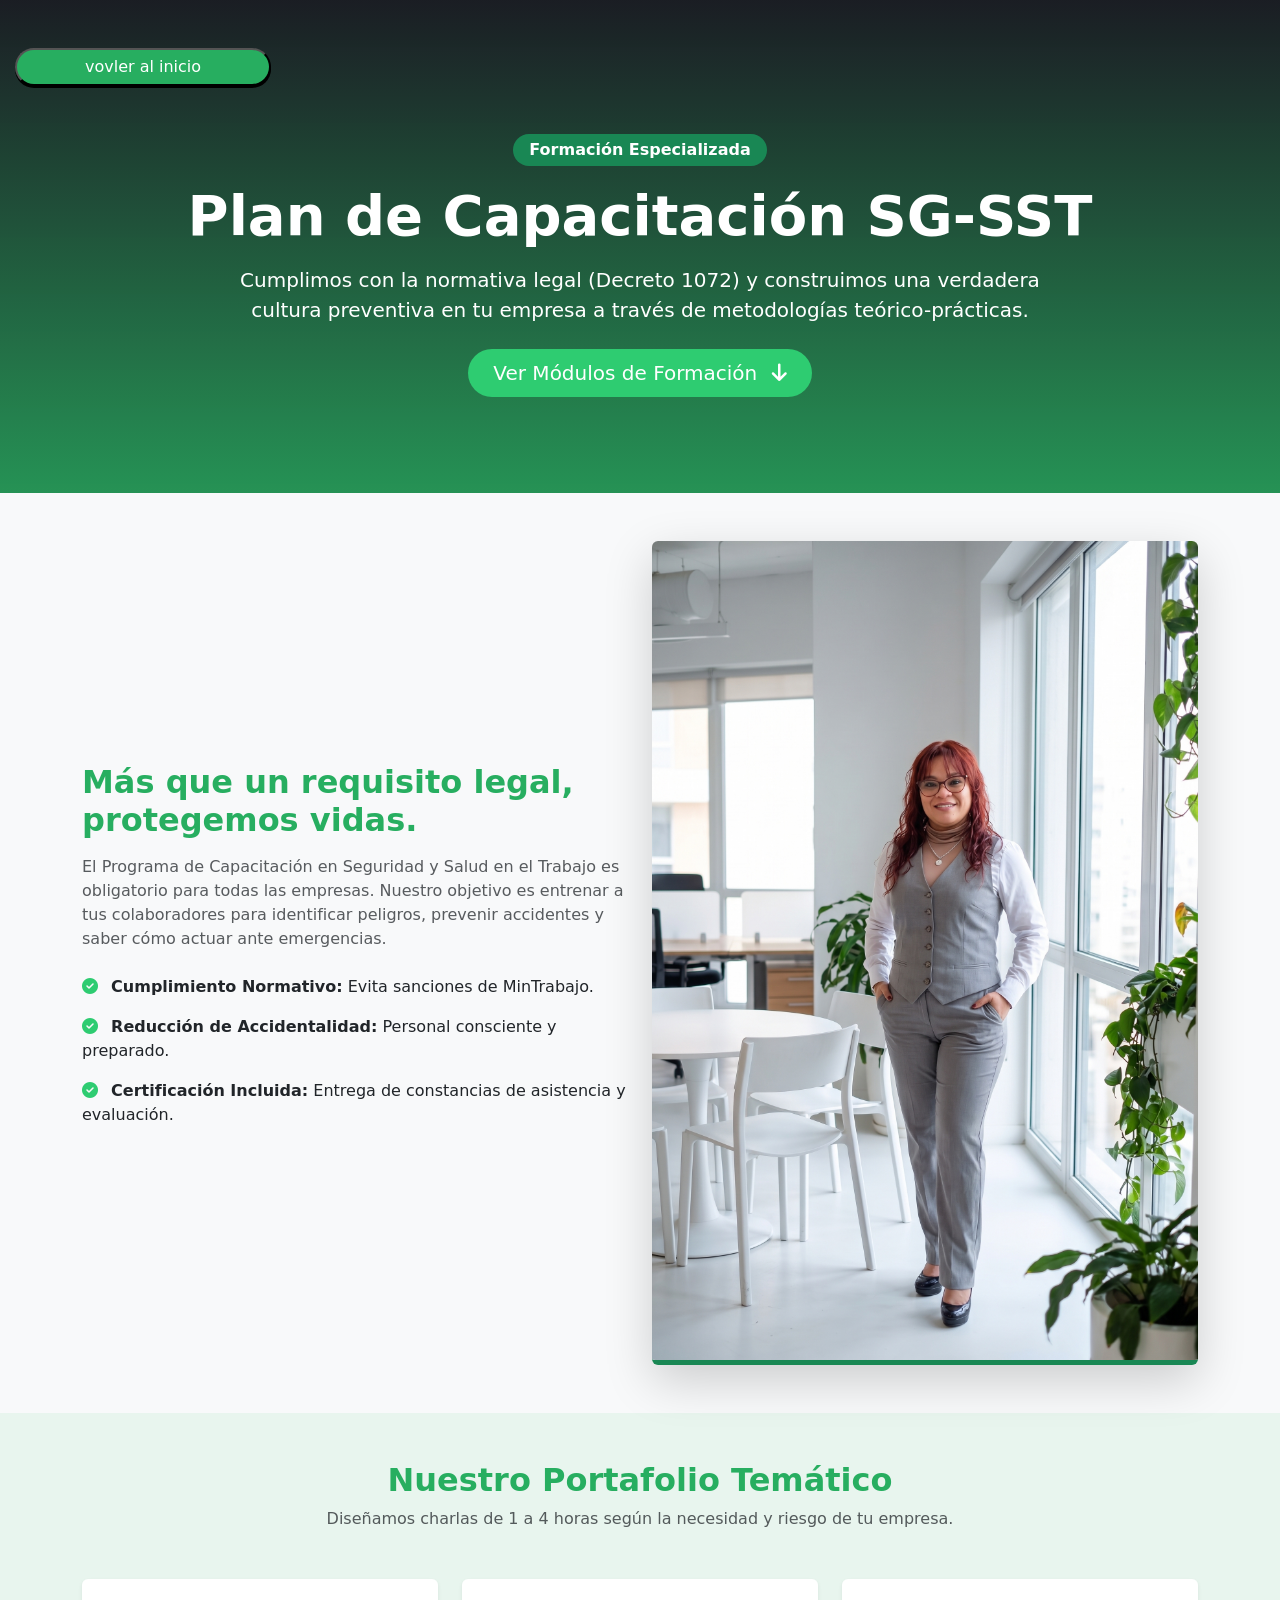
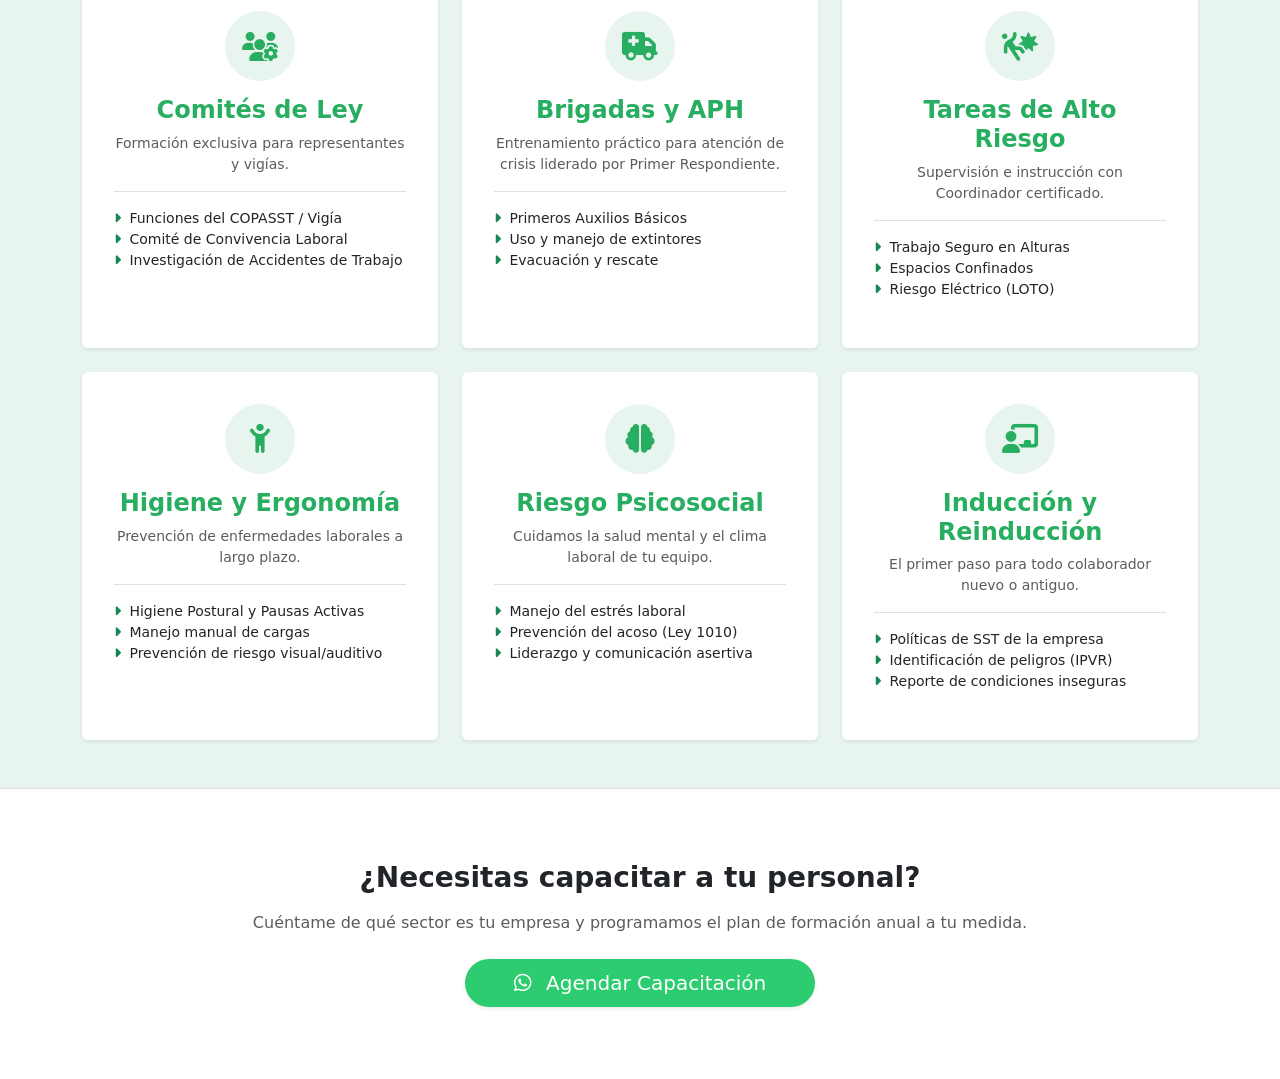
<file: capacitaciones.html>
<!DOCTYPE html>
<html lang="es">
<head>
  <meta charset="UTF-8">
  <meta name="viewport" content="width=device-width, initial-scale=1.0">
  <title>Capacitaciones SG-SST | GLORCAS</title>
  
  <link href="https://cdn.jsdelivr.net/npm/bootstrap@5.3.2/dist/css/bootstrap.min.css" rel="stylesheet">
  <link rel="stylesheet" href="https://cdnjs.cloudflare.com/ajax/libs/font-awesome/6.4.0/css/all.min.css">
  
  <style>
    :root {
      --primary-green: #2ecc71;
      --dark-green: #27ae60;
      --light-green-bg: #e8f5ee;
    }
    
    .bg-light-green { background-color: var(--light-green-bg); }
    .text-primary-green { color: var(--primary-green); }
    .text-dark-green { color: var(--dark-green); }
    .btn-green { background-color: var(--primary-green); color: white; transition: 0.3s; }
    .btn-green:hover { background-color: var(--dark-green); color: white; }
    
    .hover-card { transition: transform 0.3s ease, box-shadow 0.3s ease; border: none; }
    .hover-card:hover { transform: translateY(-5px); box-shadow: 0 10px 20px rgba(46, 204, 113, 0.2) !important; }
    
    .icon-box {
      width: 70px; height: 70px;
      background-color: var(--light-green-bg);
      color: var(--dark-green);
      border-radius: 50%;
      display: flex; align-items: center; justify-content: center;
      font-size: 1.8rem; margin: 0 auto 15px auto;
    }
    button { 
        background-color: var(--dark-green);
        border-radius: 20px;
         display: flex; 
         align-items: left;
         padding: 5px;
         margin-inline: 15px;
         width: 20%;
          justify-content: center;
        align-items: center;
         text-decoration: none;
         box-shadow:0 2px;


      }
      .boton-inicio{
        color:white;
        text-decoration: none;
        
        
      }
    
  </style>
</head>
<body class="bg-light">
  <header class="bg-dark text-white text-center py-5" style="background: linear-gradient(rgba(26, 28, 35, 0.9), rgba(39, 174, 96, 0.8)), url('https://images.unsplash.com/photo-1552664730-d307ca884978?auto=format&fit=crop&w=1200&q=80') center/cover;">
<button>
  <a href="index.html" class="boton-inicio">vovler al inicio</a>
</button>        
    <div class="container py-5">
      <span class="badge bg-success mb-3 px-3 py-2 fs-6 rounded-pill">Formación Especializada</span>
      <h1 class="display-4 fw-bold mb-3">Plan de Capacitación SG-SST</h1>
      <p class="lead w-75 mx-auto mb-4">Cumplimos con la normativa legal (Decreto 1072) y construimos una verdadera cultura preventiva en tu empresa a través de metodologías teórico-prácticas.</p>
      <a href="#modulos" class="btn btn-green btn-lg px-4 rounded-pill">Ver Módulos de Formación <i class="fa-solid fa-arrow-down ms-2"></i></a>
    </div>
  </header>

  <section class="container py-5">
    <div class="row align-items-center">
      <div class="col-lg-6 mb-4 mb-lg-0">
        <h2 class="text-dark-green fw-bold mb-3">Más que un requisito legal, protegemos vidas.</h2>
        <p class="text-muted">El Programa de Capacitación en Seguridad y Salud en el Trabajo es obligatorio para todas las empresas. Nuestro objetivo es entrenar a tus colaboradores para identificar peligros, prevenir accidentes y saber cómo actuar ante emergencias.</p>
        <ul class="list-unstyled mt-4">
          <li class="mb-3"><i class="fa-solid fa-check-circle text-primary-green me-2"></i> <strong>Cumplimiento Normativo:</strong> Evita sanciones de MinTrabajo.</li>
          <li class="mb-3"><i class="fa-solid fa-check-circle text-primary-green me-2"></i> <strong>Reducción de Accidentalidad:</strong> Personal consciente y preparado.</li>
          <li class="mb-3"><i class="fa-solid fa-check-circle text-primary-green me-2"></i> <strong>Certificación Incluida:</strong> Entrega de constancias de asistencia y evaluación.</li>
        </ul>
      </div>
      <div class="col-lg-6 text-center">
        <img src="imagenes/presentacion.jpg" alt="Capacitación SG-SST" class="img-fluid rounded shadow-lg border-bottom border-5 border-success">
      </div>
    </div>
  </section>

  <section id="modulos" class="bg-light-green py-5">
    <div class="container">
      <div class="text-center mb-5">
        <h2 class="fw-bold text-dark-green">Nuestro Portafolio Temático</h2>
        <p class="text-muted">Diseñamos charlas de 1 a 4 horas según la necesidad y riesgo de tu empresa.</p>
      </div>

      <div class="row g-4">
        
        <div class="col-md-6 col-lg-4">
          <div class="card h-100 shadow-sm hover-card text-center p-3">
            <div class="card-body">
              <div class="icon-box"><i class="fa-solid fa-users-gear"></i></div>
              <h4 class="card-title text-dark-green fw-bold">Comités de Ley</h4>
              <p class="card-text text-muted small">Formación exclusiva para representantes y vigías.</p>
              <ul class="list-unstyled text-start small mt-3 border-top pt-3">
                <li><i class="fa-solid fa-caret-right text-success me-1"></i> Funciones del COPASST / Vigía</li>
                <li><i class="fa-solid fa-caret-right text-success me-1"></i> Comité de Convivencia Laboral</li>
                <li><i class="fa-solid fa-caret-right text-success me-1"></i> Investigación de Accidentes de Trabajo</li>
              </ul>
            </div>
          </div>
        </div>

        <div class="col-md-6 col-lg-4">
          <div class="card h-100 shadow-sm hover-card text-center p-3">
            <div class="card-body">
              <div class="icon-box"><i class="fa-solid fa-truck-medical"></i></div>
              <h4 class="card-title text-dark-green fw-bold">Brigadas y APH</h4>
              <p class="card-text text-muted small">Entrenamiento práctico para atención de crisis liderado por Primer Respondiente.</p>
              <ul class="list-unstyled text-start small mt-3 border-top pt-3">
                <li><i class="fa-solid fa-caret-right text-success me-1"></i> Primeros Auxilios Básicos</li>
                <li><i class="fa-solid fa-caret-right text-success me-1"></i> Uso y manejo de extintores</li>
                <li><i class="fa-solid fa-caret-right text-success me-1"></i> Evacuación y rescate</li>
              </ul>
            </div>
          </div>
        </div>

        <div class="col-md-6 col-lg-4">
          <div class="card h-100 shadow-sm hover-card text-center p-3">
            <div class="card-body">
              <div class="icon-box"><i class="fa-solid fa-person-falling-burst"></i></div>
              <h4 class="card-title text-dark-green fw-bold">Tareas de Alto Riesgo</h4>
              <p class="card-text text-muted small">Supervisión e instrucción con Coordinador certificado.</p>
              <ul class="list-unstyled text-start small mt-3 border-top pt-3">
                <li><i class="fa-solid fa-caret-right text-success me-1"></i> Trabajo Seguro en Alturas</li>
                <li><i class="fa-solid fa-caret-right text-success me-1"></i> Espacios Confinados</li>
                <li><i class="fa-solid fa-caret-right text-success me-1"></i> Riesgo Eléctrico (LOTO)</li>
              </ul>
            </div>
          </div>
        </div>

        <div class="col-md-6 col-lg-4">
          <div class="card h-100 shadow-sm hover-card text-center p-3">
            <div class="card-body">
              <div class="icon-box"><i class="fa-solid fa-child-reaching"></i></div>
              <h4 class="card-title text-dark-green fw-bold">Higiene y Ergonomía</h4>
              <p class="card-text text-muted small">Prevención de enfermedades laborales a largo plazo.</p>
              <ul class="list-unstyled text-start small mt-3 border-top pt-3">
                <li><i class="fa-solid fa-caret-right text-success me-1"></i> Higiene Postural y Pausas Activas</li>
                <li><i class="fa-solid fa-caret-right text-success me-1"></i> Manejo manual de cargas</li>
                <li><i class="fa-solid fa-caret-right text-success me-1"></i> Prevención de riesgo visual/auditivo</li>
              </ul>
            </div>
          </div>
        </div>

        <div class="col-md-6 col-lg-4">
          <div class="card h-100 shadow-sm hover-card text-center p-3">
            <div class="card-body">
              <div class="icon-box"><i class="fa-solid fa-brain"></i></div>
              <h4 class="card-title text-dark-green fw-bold">Riesgo Psicosocial</h4>
              <p class="card-text text-muted small">Cuidamos la salud mental y el clima laboral de tu equipo.</p>
              <ul class="list-unstyled text-start small mt-3 border-top pt-3">
                <li><i class="fa-solid fa-caret-right text-success me-1"></i> Manejo del estrés laboral</li>
                <li><i class="fa-solid fa-caret-right text-success me-1"></i> Prevención del acoso (Ley 1010)</li>
                <li><i class="fa-solid fa-caret-right text-success me-1"></i> Liderazgo y comunicación asertiva</li>
              </ul>
            </div>
          </div>
        </div>

        <div class="col-md-6 col-lg-4">
          <div class="card h-100 shadow-sm hover-card text-center p-3">
            <div class="card-body">
              <div class="icon-box"><i class="fa-solid fa-chalkboard-user"></i></div>
              <h4 class="card-title text-dark-green fw-bold">Inducción y Reinducción</h4>
              <p class="card-text text-muted small">El primer paso para todo colaborador nuevo o antiguo.</p>
              <ul class="list-unstyled text-start small mt-3 border-top pt-3">
                <li><i class="fa-solid fa-caret-right text-success me-1"></i> Políticas de SST de la empresa</li>
                <li><i class="fa-solid fa-caret-right text-success me-1"></i> Identificación de peligros (IPVR)</li>
                <li><i class="fa-solid fa-caret-right text-success me-1"></i> Reporte de condiciones inseguras</li>
              </ul>
            </div>
          </div>
        </div>

      </div>
    </div>
  </section>

  <section class="py-5 text-center bg-white border-top">
    <div class="container py-4">
      <h3 class="fw-bold mb-3">¿Necesitas capacitar a tu personal?</h3>
      <p class="text-muted mb-4">Cuéntame de qué sector es tu empresa y programamos el plan de formación anual a tu medida.</p>
      <a href="https://api.whatsapp.com/send?phone=573226167819&text=Hola%20Gloria,%20deseo%20cotizar%20unas%20capacitaciones%20de%20SG-SST%20para%20mi%20empresa." target="_blank" class="btn btn-green btn-lg px-5 rounded-pill shadow-sm">
        <i class="fa-brands fa-whatsapp me-2"></i> Agendar Capacitación
      </a>
    </div>
  </section>

  <script src="https://cdn.jsdelivr.net/npm/bootstrap@5.3.2/dist/js/bootstrap.bundle.min.js"></script>
</body>
</html>
</file>
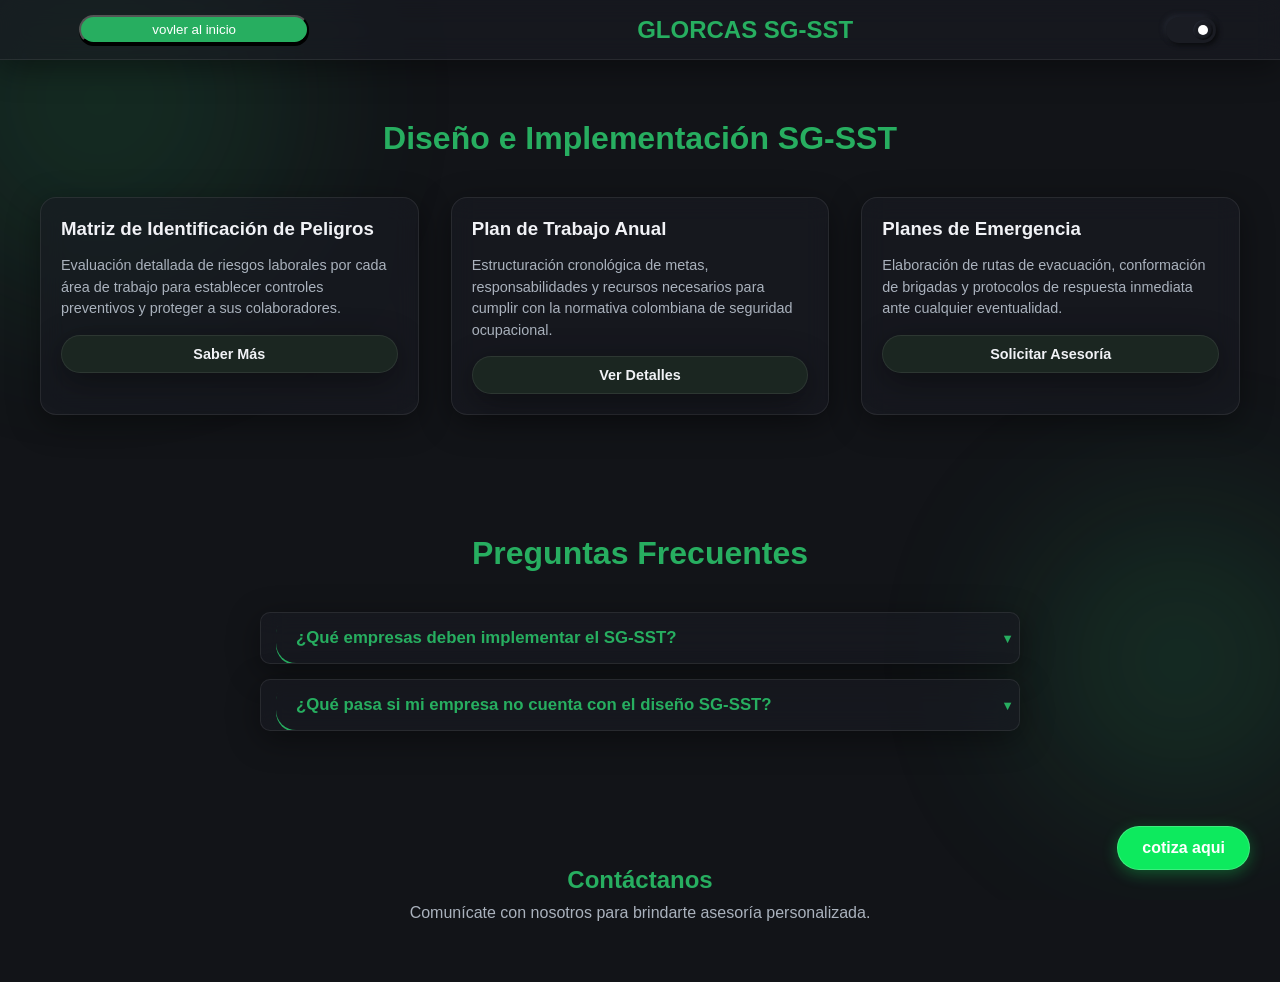
<file: diseñoSGSST.html>
<!DOCTYPE html>
<html lang="es">
<head>
    <meta charset="UTF-8">
    <meta name="viewport" content="width=device-width, initial-scale=1.0">
    <title>GLORCAS SG-SST | Gestión en Seguridad y Salud</title>
    <link rel="stylesheet" href="css/diseñoSGSST.css">
</head>
<body>

    <input type="checkbox" id="interruptor-tema" class="control-modo-oscuro" checked>

    <div class="fondo-decorativo"></div>

    <header class="cabecera-principal">
      <button>
  <a href="index.html" class="boton-inicio">vovler al inicio</a>
</button>    
        <div class="contenedor-logo">
            <span class="texto-logo">GLORCAS SG-SST</span>
        </div>
        
        <label for="interruptor-tema" class="boton-modo-oscuro">
            <div class="cara-boton">
                <div class="luna-icono"></div>
            </div>
        </label>
    </header>

    <main>
        <section class="seccion-servicios" id="servicios">
            <div class="encabezado-seccion">
                <h2>Diseño e Implementación SG-SST</h2>
            </div>
            
            <div class="cuadricula-servicios">
                <article class="tarjeta-cristal">
                    <div class="contenido-tarjeta">
                        <h3>Matriz de Identificación de Peligros</h3>
                        <p>Evaluación detallada de riesgos laborales por cada área de trabajo para establecer controles preventivos y proteger a sus colaboradores.</p>
                        <a href="#contacto" class="boton-cristal-liquido">Saber Más</a>
                    </div>
                </article>

                <article class="tarjeta-cristal">
                    <div class="contenido-tarjeta">
                        <h3>Plan de Trabajo Anual</h3>
                        <p>Estructuración cronológica de metas, responsabilidades y recursos necesarios para cumplir con la normativa colombiana de seguridad ocupacional.</p>
                        <a href="#contacto" class="boton-cristal-liquido">Ver Detalles</a>
                    </div>
                </article>

                <article class="tarjeta-cristal">
                    <div class="contenido-tarjeta">
                        <h3>Planes de Emergencia</h3>
                        <p>Elaboración de rutas de evacuación, conformación de brigadas y protocolos de respuesta inmediata ante cualquier eventualidad.</p>
                        <a href="#contacto" class="boton-cristal-liquido">Solicitar Asesoría</a>
                    </div>
                </article>
            </div>
        </section>

        <section class="seccion-preguntas-frecuentes">
            <div class="encabezado-seccion">
                <h2>Preguntas Frecuentes</h2>
            </div>
            
            <div class="tarjeta-cristal elemento-acordeon">
                <button class="titulo-acordeon">¿Qué empresas deben implementar el SG-SST?</button>
                <div class="respuesta-acordeon">
                    <p>Toda empresa pública o privada, sin importar su tamaño o nivel de riesgo, está obligada por ley a diseñar e implementar el Sistema de Gestión de Seguridad y Salud en el Trabajo.</p>
                </div>
            </div>

            <div class="tarjeta-cristal elemento-acordeon">
                <button class="titulo-acordeon">¿Qué pasa si mi empresa no cuenta con el diseño SG-SST?</button>
                <div class="respuesta-acordeon">
                    <p>El incumplimiento de los estándares mínimos puede acarrear multas significativas, cierre temporal de la empresa e implicaciones legales en caso de accidentes laborales.</p>
                </div>
            </div>
        </section>
        
        <section id="contacto" style="padding: 60px 20px; text-align: center;">
            <h2 style="color: var(--verde-oscuro);">Contáctanos</h2>
            <p style="color: var(--texto-secundario); margin-top: 10px;">Comunícate con nosotros para brindarte asesoría personalizada.</p>
        </section>
    </main>

    <a href="https://wa.me/+573226167819?text=Hola,%20me%20gustaría%20recibir%20asesoría%20sobre%20el%20SG-SST%20para%20mi%20empresa." target="_blank" class="whatsapp-flotante">cotiza aqui</a>

    <script>
        const botonesAcordeon = document.querySelectorAll('.titulo-acordeon');

        botonesAcordeon.forEach(boton => {
            boton.addEventListener('click', () => {
                // Alternamos una clase 'activa' para animar si es necesario
                boton.classList.toggle('activa');
                
                // Seleccionamos la respuesta que está justo debajo del botón
                const respuesta = boton.nextElementSibling;
                
                // Si está abierta, la cerramos; si está cerrada, la abrimos
                if (respuesta.style.maxHeight) {
                    respuesta.style.maxHeight = null;
                    respuesta.style.opacity = 0;
                    respuesta.style.paddingBottom = "0";
                } else {
                    // Le damos altura para que se muestre (animación fluida)
                    respuesta.style.maxHeight = respuesta.scrollHeight + "px";
                    respuesta.style.opacity = 1;
                    respuesta.style.paddingBottom = "15px";
                }
            });
        });
    </script>
</body>
</html>
</file>
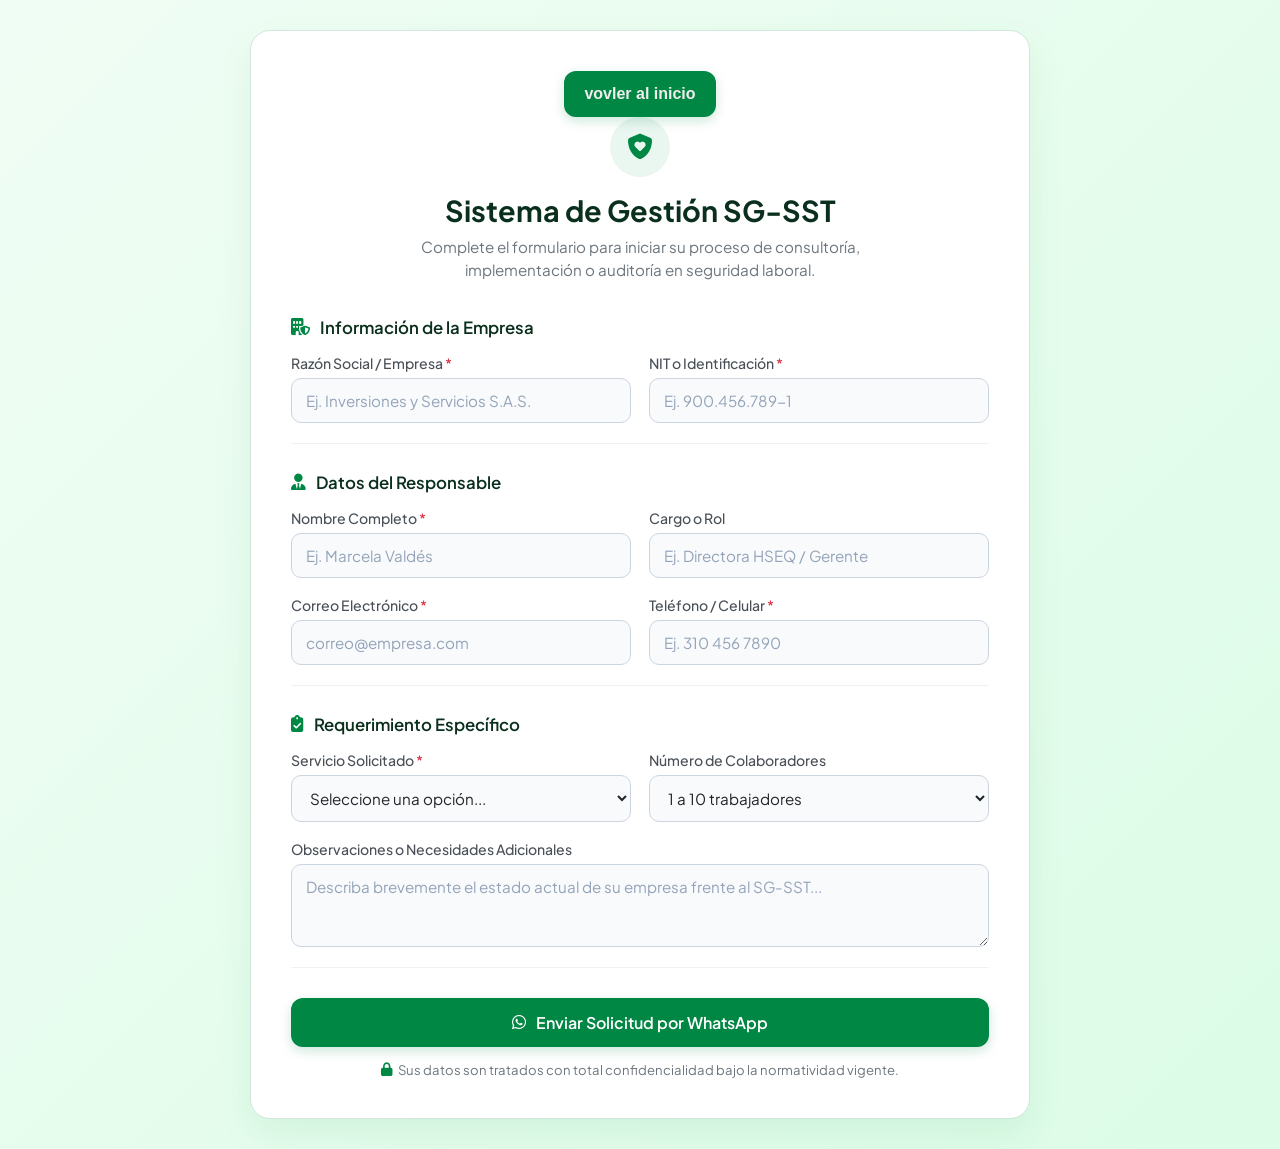
<file: formulario.html>
<!DOCTYPE html>
<html lang="es">
<head>
    <meta charset="UTF-8">
    <meta name="viewport" content="width=device-width, initial-scale=1.0">
    <title>Gestión SG-SST | Solicitud de Servicios y Consultoría</title>
    <link href="https://fonts.googleapis.com/css2?family=Plus+Jakarta+Sans:wght@400;500;600;700&display=swap" rel="stylesheet">
    <link rel="stylesheet" href="https://cdnjs.cloudflare.com/ajax/libs/font-awesome/6.5.1/css/all.min.css">
    <link rel="stylesheet" href="css/formulario.css">
</head>
<body>

    <main class="main-wrapper">
        <div class="form-card">
            
            <header class="form-header">
                 <button>
                    <a href="index.html" class="boton-inicio">vovler al inicio</a>
                    </button>   
                <div class="logo-badge">
                    <i class="fa-solid fa-shield-heart"></i>
                </div>
                <h1>Sistema de Gestión SG-SST</h1>
                <p>Complete el formulario para iniciar su proceso de consultoría, implementación o auditoría en seguridad laboral.</p>
            </header>

            <form id="sgsstForm">
                
                <div class="form-section">
                    <h2 class="section-title">
                        <i class="fa-solid fa-building-shield"></i> Información de la Empresa
                    </h2>
                    
                    <div class="input-grid">
                        <div class="input-group">
                            <label for="empresa">Razón Social / Empresa <span class="required">*</span></label>
                            <input type="text" id="empresa" placeholder="Ej. Inversiones y Servicios S.A.S." required>
                        </div>
                        
                        <div class="input-group">
                            <label for="nit">NIT o Identificación <span class="required">*</span></label>
                            <input type="text" id="nit" placeholder="Ej. 900.456.789-1" required>
                        </div>
                    </div>
                </div>

                <div class="form-section">
                    <h2 class="section-title">
                        <i class="fa-solid fa-user-tie"></i> Datos del Responsable
                    </h2>
                    
                    <div class="input-grid">
                        <div class="input-group">
                            <label for="nombre">Nombre Completo <span class="required">*</span></label>
                            <input type="text" id="nombre" placeholder="Ej. Marcela Valdés" required>
                        </div>
                        
                        <div class="input-group">
                            <label for="cargo">Cargo o Rol</label>
                            <input type="text" id="cargo" placeholder="Ej. Directora HSEQ / Gerente">
                        </div>

                        <div class="input-group">
                            <label for="email">Correo Electrónico <span class="required">*</span></label>
                            <input type="email" id="email" placeholder="correo@empresa.com" required>
                        </div>
                        
                        <div class="input-group">
                            <label for="telefono">Teléfono / Celular <span class="required">*</span></label>
                            <input type="tel" id="telefono" placeholder="Ej. 310 456 7890" required>
                        </div>
                    </div>
                </div>

                <div class="form-section">
                    <h2 class="section-title">
                        <i class="fa-solid fa-clipboard-check"></i> Requerimiento Específico
                    </h2>
                    
                    <div class="input-grid">
                        <div class="input-group">
                            <label for="servicio">Servicio Solicitado <span class="required">*</span></label>
                            <select id="servicio" required>
                                <option value="" disabled selected>Seleccione una opción...</option>
                                <option value="Implementación SG-SST">Implementación del Sistema de Gestión</option>
                                <option value="Auditoría de Estándares Mínimos">Auditoría de Estándares Mínimos (Resolución 0312)</option>
                                <option value="Capacitación COPASST">Capacitaciones y conformación COPASST / CCL</option>
                                <option value="Matriz de Peligros (IPEVR)">Matriz de Peligros y Riesgos (IPEVR)</option>
                                <option value="Asesoría General">Asesoría Integral u Otro Servicio</option>
                            </select>
                        </div>
                        
                        <div class="input-group">
                            <label for="trabajadores">Número de Colaboradores</label>
                            <select id="trabajadores">
                                <option value="1 a 10 trabajadores">1 a 10 trabajadores</option>
                                <option value="11 a 50 trabajadores">11 a 50 trabajadores</option>
                                <option value="51 a 200 trabajadores">51 a 200 trabajadores</option>
                                <option value="Más de 200 trabajadores">Más de 200 trabajadores</option>
                            </select>
                        </div>

                        <div class="input-group full-width">
                            <label for="detalles">Observaciones o Necesidades Adicionales</label>
                            <textarea id="detalles" rows="3" placeholder="Describa brevemente el estado actual de su empresa frente al SG-SST..."></textarea>
                        </div>
                    </div>
                </div>

                <div class="form-actions">
                    <button type="submit" class="submit-btn">
                        <i class="fa-brands fa-whatsapp"></i> Enviar Solicitud por WhatsApp
                    </button>
                    <p class="privacy-note">
                        <i class="fa-solid fa-lock"></i> Sus datos son tratados con total confidencialidad bajo la normatividad vigente.
                    </p>
                </div>

            </form>
        </div>
    </main>

    <script>
        document.getElementById('sgsstForm').addEventListener('submit', function(e) {
            e.preventDefault();
            
            const empresa = document.getElementById('empresa').value;
            const nit = document.getElementById('nit').value;
            const nombre = document.getElementById('nombre').value;
            const cargo = document.getElementById('cargo').value || 'No especificado';
            const email = document.getElementById('email').value;
            const telefono = document.getElementById('telefono').value;
            const servicio = document.getElementById('servicio').value;
            const trabajadores = document.getElementById('trabajadores').value;
            const detalles = document.getElementById('detalles').value || 'Ninguno';

            let mensaje = `*Nueva Solicitud SG-SST* 🛡️%0A%0A` +
                          `🏢 *Empresa:* ${empresa} (NIT: ${nit})%0A` +
                          `👤 *Contacto:* ${nombre} (${cargo})%0A` +
                          `📧 *Correo:* ${email}%0A` +
                          `📱 *Teléfono:* ${telefono}%0A` +
                          `⚙️ *Servicio:* ${servicio}%0A` +
                          `👥 *Colaboradores:* ${trabajadores}%0A` +
                          `📝 *Detalles:* ${detalles}`;

            let numeroWhatsApp = "57 322 6167819"; 
            let urlWp = `https://wa.me/${numeroWhatsApp}?text=${mensaje}`;

            window.open(urlWp, '_blank');
        });
    </script>
</body>
</html>
</file>
<file: css/diseñoSGSST.css>
:root {
    --verde-primario: #2ecc71;
    --verde-oscuro: #27ae60;
    --fondo-verde-claro: #c9d6d0;
    --color-whatsapp: #0dea5e;
    --color-fondo: #f8f9fa; 
    --texto-principal: #333333;
    --texto-secundario: #666666;
    --fondo-cristal: rgba(255, 255, 255, 0.65);
    --borde-cristal: rgba(255, 255, 255, 0.4);
    --sombra-cristal: 0 4px 16px 0 rgba(0, 0, 0, 0.05);
    --fondo-interruptor: #e0e5ec;
    --sombra-clara-interruptor: #ffffff;
    --sombra-oscura-interruptor: #a3b1c6;
    --icono-interruptor: #030303;
}

body:has(#interruptor-tema:checked) {
    --color-fondo: #121418;
    --texto-principal: #f1f2f6;
    --texto-secundario: #aab2bd;
    --fondo-verde-claro: #1b2621;
    --fondo-cristal: rgba(26, 28, 35, 0.6);
    --borde-cristal: rgba(255, 255, 255, 0.08);
    --sombra-cristal: 0 8px 32px 0 rgba(0, 0, 0, 0.4);
    --fondo-interruptor: #1a1c23;
    --sombra-clara-interruptor: #242731;
    --sombra-oscura-interruptor: #0a0b0d;
    --icono-interruptor: #fff;
}

* {
    margin: 0;
    padding: 0;
    box-sizing: border-box;
    font-family: "Segoe UI", Tahoma, Geneva, Verdana, sans-serif;
    scroll-behavior: smooth;
}

body {
    color: var(--texto-principal);
    background-color: var(--color-fondo);
    display: flex;
    flex-direction: column;
    position: relative;
    overflow-x: hidden;
    transition: background-color 0.4s ease, color 0.4s ease;
}

.fondo-decorativo {
    position: fixed;
    top: 0;
    left: 0;
    width: 100vw;
    height: 100vh;
    z-index: -1;
    overflow: hidden;
}

.fondo-decorativo::before,
.fondo-decorativo::after {
    content: '';
    position: absolute;
    border-radius: 50%;
    filter: blur(90px);
    opacity: 0.15; 
    transition: all 0.5s ease;
}

.fondo-decorativo::before {
    width: 400px;
    height: 400px;
    background: var(--verde-oscuro);
    top: -100px;
    left: -100px;
}

.fondo-decorativo::after {
    width: 300px;
    height: 300px;
    background: var(--verde-primario);
    bottom: 10%;
    right: -50px;
}

.cabecera-principal {
    display: flex;
    justify-content: space-between;
    align-items: center;
    padding: 15px 5%;
    background: var(--fondo-cristal);
    backdrop-filter: blur(12px);
    -webkit-backdrop-filter: blur(12px);
    border-bottom: 1px solid var(--borde-cristal);
    position: sticky;
    top: 0;
    z-index: 1000;
    transition: 0.4s;
    box-shadow: var(--sombra-cristal);
}

.contenedor-logo {
    display: flex;
    align-items: center;
    gap: 12px;
}

.texto-logo {
    font-size: 1.5rem;
    color: var(--verde-oscuro);
    font-weight: bold;
}
   button { 
        background-color: var(--dark-green);
        border-radius: 20px;
         display: flex; 
         align-items: left;
         padding: 5px;
         margin-inline: 15px;
         width: 20%;
          justify-content: center;
        align-items: center;
         text-decoration: none;
         box-shadow:0 2px;


      }
      .boton-inicio{
        color:white;
        text-decoration: none;
        
        
      }
.control-modo-oscuro { display: none; }

.boton-modo-oscuro {
    width: 50px;
    height: 26px;
    border-radius: 13px;
    background-color: var(--fondo-interruptor);
    cursor: pointer;
    position: relative;
    box-shadow: 2px 2px 5px var(--sombra-oscura-interruptor), -2px -2px 5px var(--sombra-clara-interruptor);
    display: flex;
    align-items: center;
    padding: 0 3px;
    transition: 0.4s;
}

.cara-boton {
    width: 20px;
    height: 20px;
    border-radius: 50%;
    background-color: var(--fondo-interruptor);
    display: flex;
    justify-content: center;
    align-items: center;
    position: absolute;
    left: 3px;
    box-shadow: inset 1px 1px 2px var(--sombra-clara-interruptor), inset -1px -1px 2px var(--sombra-oscura-interruptor);
    transition: transform 0.4s cubic-bezier(0.68, -0.55, 0.265, 1.55), background-color 0.4s;
}

#interruptor-tema:checked ~ * .cara-boton { transform: translateX(24px); }

.luna-icono {
    width: 10px;
    height: 10px;
    border-radius: 50%;
    box-shadow: inset 2px -2px 0 0 var(--icono-interruptor);
    transform: translate(1px, -1px);
    transition: 0.4s;
}

#interruptor-tema:checked ~ * .luna-icono {
    box-shadow: inset 10px -10px 0 0 var(--icono-interruptor);
    transform: translate(0, 0);
}

/* =========================================
   7. BOTONES LIQUID GLASS
========================================= */
.boton-cristal-liquido {
    position: relative;
    padding: 10px 20px;
    font-size: 0.9rem;
    font-weight: 600;
    color: var(--texto-principal);
    background: var(--fondo-verde-claro);
    backdrop-filter: blur(10px);
    -webkit-backdrop-filter: blur(10px);
    border: 1px solid var(--borde-cristal);
    border-radius: 30px;
    box-shadow: var(--sombra-cristal);
    cursor: pointer;
    overflow: hidden;
    transition: all 0.4s ease;
    text-decoration: none;
    text-align: center;
    display: inline-block;
}

.boton-cristal-liquido::before {
    content: '';
    position: absolute;
    top: 0;
    left: -100%;
    width: 50%;
    height: 100%;
    background: linear-gradient(90deg, transparent, rgba(255, 255, 255, 0.4), transparent);
    transform: skewX(-20deg);
    transition: all 0.4s ease;
}

.boton-cristal-liquido:hover {
    box-shadow: 0 4px 15px rgba(46, 204, 113, 0.2);
    border-color: var(--verde-primario);
    color: var(--verde-primario);
}

.boton-cristal-liquido:hover::before {
    left: 150%;
    transition: all 0.6s ease;
}

/* =========================================
   8. TARJETAS DE SERVICIOS
========================================= */
.tarjeta-cristal {
    background: var(--fondo-cristal);
    backdrop-filter: blur(12px);
    -webkit-backdrop-filter: blur(12px);
    border: 1px solid var(--borde-cristal);
    border-radius: 16px;
    box-shadow: var(--sombra-cristal);
    transition: transform 0.3s ease, border-color 0.3s ease;
}

.tarjeta-cristal:hover {
    transform: translateY(-5px);
    border-color: var(--verde-primario);
}

.seccion-servicios { padding: 60px 20px; }
.encabezado-seccion { text-align: center; margin-bottom: 40px; }
.encabezado-seccion h2 { color: var(--verde-oscuro); font-size: 2rem; }

.cuadricula-servicios {
    display: grid;
    grid-template-columns: repeat(auto-fit, minmax(280px, 1fr));
    gap: 2rem;
    max-width: 1200px;
    margin: 0 auto;
}

.contenido-tarjeta { padding: 20px; display: flex; flex-direction: column; gap: 15px; }
.contenido-tarjeta h3 { color: var(--texto-principal); }
.contenido-tarjeta p { color: var(--texto-secundario); font-size: 0.9rem; line-height: 1.5; }

/* =========================================
   9. PREGUNTAS FRECUENTES (Acordeón Animado)
========================================= */
.seccion-preguntas-frecuentes { 
    padding: 60px 20px; 
    max-width: 800px; 
    margin: 0 auto; 
}

.elemento-acordeon {
    margin-bottom: 15px;
    border-radius: 10px;
    overflow: hidden;
}

.titulo-acordeon {
    width: 100%;
    padding: 15px 20px;
    text-align: left;
    background: transparent;
    border: none;
    color: var(--verde-oscuro);
    font-weight: 600;
    font-size: 1.05rem;
    cursor: pointer;
    outline: none;
    display: flex;
    justify-content: space-between;
    align-items: center;
}

/* Flechita animada para el botón */
.titulo-acordeon::after {
    content: '▼';
    font-size: 0.8rem;
    transition: transform 0.3s ease;
}

.titulo-acordeon.activa::after {
    transform: rotate(180deg);
}

/* Ocultar el contenido por defecto para el efecto JS */
.respuesta-acordeon { 
    padding: 0 20px 0px; /* Padding inferior a 0 inicialmente */
    color: var(--texto-secundario); 
    font-size: 0.95rem; 
    max-height: 0;
    opacity: 0;
    overflow: hidden;
    transition: max-height 0.4s ease, opacity 0.4s ease, padding 0.4s ease;
}

/* =========================================
   10. BOTÓN FLOTANTE WHATSAPP
========================================= */
.whatsapp-flotante {
    position: fixed;
    bottom: 30px;
    right: 30px;
    z-index: 999;
    background: var(--color-whatsapp); 
    backdrop-filter: blur(10px);
    border: 1px solid rgba(255, 255, 255, 0.2);
    color: #fff;
    padding: 12px 24px;
    border-radius: 30px;
    font-weight: bold;
    box-shadow: 0 4px 15px rgba(13, 234, 94, 0.3);
    transition: all 0.3s ease;
    text-decoration: none;
}

.whatsapp-flotante:hover {
    transform: translateY(-3px);
    box-shadow: 0 6px 20px rgba(13, 234, 94, 0.5);
}   :root {
      --primary-green: #2ecc71;
      --dark-green: #27ae60;
      --light-green-bg: #e8f5ee;
    }
    
    button { 
        background-color: var(--dark-green);
        border-radius: 20px;
         display: flex; 
         align-items: left;
         padding: 5px;
         margin-inline: 15px;
         width: 20%;
          justify-content: center;
        align-items: center;
         text-decoration: none;
         box-shadow:0 2px;


      }
      .boton-inicio{
        color:white;
        text-decoration: none;
        
        
      }
</file>
<file: css/formulario.css>
:root {
    --primary-green: #008744;     /* Verde institucional principal */
    --primary-hover: #006c35;     /* Verde oscuro para estados interactivos */
    --deep-forest: #0a2f1d;       /* Verde bosque muy oscuro para títulos fuertes */
    --mint-bg: #eaf6f0;           /* Fondo verde menta muy suave */
    --accent-glow: rgba(0, 135, 68, 0.15); /* Sombra difuminada verde */
    --border-color: #d1e7dd;      /* Borde sutil verdoso */
    --text-dark: #212529;         /* Texto principal de alta legibilidad */
    --text-muted: #6c757d;        /* Texto secundario de apoyo */
    --card-bg: #ffffff;           /* Fondo blanco puro para la tarjeta */
}

* {
    box-sizing: border-box;
    margin: 0;
    padding: 0;
}

body {
    font-family: 'Plus Jakarta Sans', sans-serif;
    background: linear-gradient(135deg, #f0fdf4 0%, #dcfce7 100%);
    color: var(--text-dark);
    min-height: 100vh;
    display: flex;
    align-items: center;
    justify-content: center;
    padding: 30px 15px;
}

.main-wrapper {
    width: 100%;
    max-width: 780px;
}

.form-card {
    background-color: var(--card-bg);
    border-radius: 20px;
    border: 1px solid var(--border-color);
    box-shadow: 0 15px 35px rgba(0, 135, 68, 0.08);
    padding: 40px;
    transition: transform 0.3s ease, box-shadow 0.3s ease;
}

.form-card:hover {
    box-shadow: 0 20px 45px rgba(0, 135, 68, 0.12);
}

.form-header {
    text-align: center;
    margin-bottom: 35px;
}

.logo-badge {
    width: 60px;
    height: 60px;
    background-color: var(--mint-bg);
    color: var(--primary-green);
    font-size: 1.6rem;
    border-radius: 50%;
    display: flex;
    align-items: center;
    justify-content: center;
    margin: 0 auto 15px auto;
}

.form-header h1 {
    font-size: 1.8rem;
    color: var(--deep-forest);
    font-weight: 700;
    margin-bottom: 8px;
}

.form-header p {
    font-size: 0.95rem;
    color: var(--text-muted);
    max-width: 520px;
    margin: 0 auto;
    line-height: 1.5;
}

.form-section {
    margin-bottom: 28px;
    border-bottom: 1px solid #edf2f7;
    padding-bottom: 20px;
}

.form-section:last-of-type {
    border-bottom: none;
    padding-bottom: 0;
}

.section-title {
    font-size: 1.05rem;
    color: var(--deep-forest);
    font-weight: 600;
    display: flex;
    align-items: center;
    gap: 10px;
    margin-bottom: 16px;
}

.section-title i {
    color: var(--primary-green);
}

.input-grid {
    display: grid;
    grid-template-columns: repeat(2, 1fr);
    gap: 18px;
}

.input-group {
    display: flex;
    flex-direction: column;
    gap: 6px;
}

.input-group.full-width {
    grid-column: span 2;
}

label {
    font-size: 0.88rem;
    font-weight: 500;
    color: #495057;
}

.required {
    color: #dc3545;
}

input, select, textarea {
    width: 100%;
    padding: 12px 14px;
    font-size: 0.95rem;
    font-family: inherit;
    border: 1.5px solid #cbd5e1;
    border-radius: 10px;
    background-color: #f8fafc;
    color: var(--text-dark);
    transition: all 0.25s ease-in-out;
}

input:focus, select:focus, textarea:focus {
    outline: none;
    border-color: var(--primary-green);
    background-color: #ffffff;
    box-shadow: 0 0 0 4px var(--accent-glow);
}

input::placeholder, textarea::placeholder {
    color: #94a3b8;
}

.form-actions {
    margin-top: 30px;
    text-align: center;
}

.submit-btn {
    width: 100%;
    background-color: var(--primary-green);
    color: #ffffff;
    border: none;
    border-radius: 12px;
    padding: 14px 20px;
    font-size: 1rem;
    font-weight: 600;
    font-family: inherit;
    display: inline-flex;
    align-items: center;
    justify-content: center;
    gap: 10px;
    cursor: pointer;
    transition: all 0.3s ease;
    box-shadow: 0 4px 12px rgba(0, 135, 68, 0.2);
}

.submit-btn:hover {
    background-color: var(--primary-hover);
    transform: translateY(-2px);
    box-shadow: 0 6px 18px rgba(0, 135, 68, 0.3);
}

.submit-btn:active {
    transform: translateY(1px);
}

.privacy-note {
    font-size: 0.82rem;
    color: var(--text-muted);
    margin-top: 14px;
    display: inline-flex;
    align-items: center;
    gap: 6px;
}

.privacy-note i {
    color: var(--primary-green);
}

@media (max-width: 650px) {
    .input-grid {
        grid-template-columns: 1fr;
    }
    
    .input-group.full-width {
        grid-column: span 1;
    }
    
    .form-card {
        padding: 24px 18px;
    }
    
    .form-header h1 {
        font-size: 1.5rem;
    }
}
    
    button { 
    align-items: left;
    background-color: var(--primary-green);
    color: #ffffff;
    border: none;
    border-radius: 12px;
    padding: 14px 20px;
    font-size: 1rem;
    font-weight: 600;
    display: inline-flex;
    align-items: center;
    justify-content: center;
    gap: 10px;
    cursor: pointer;
    transition: all 0.3s ease;
    box-shadow: 0 4px 12px rgba(0, 135, 68, 0.2);

      }
      .boton-inicio{
        color:rgb(240, 237, 237);
        text-decoration: none;
        
        
      }
</file>
